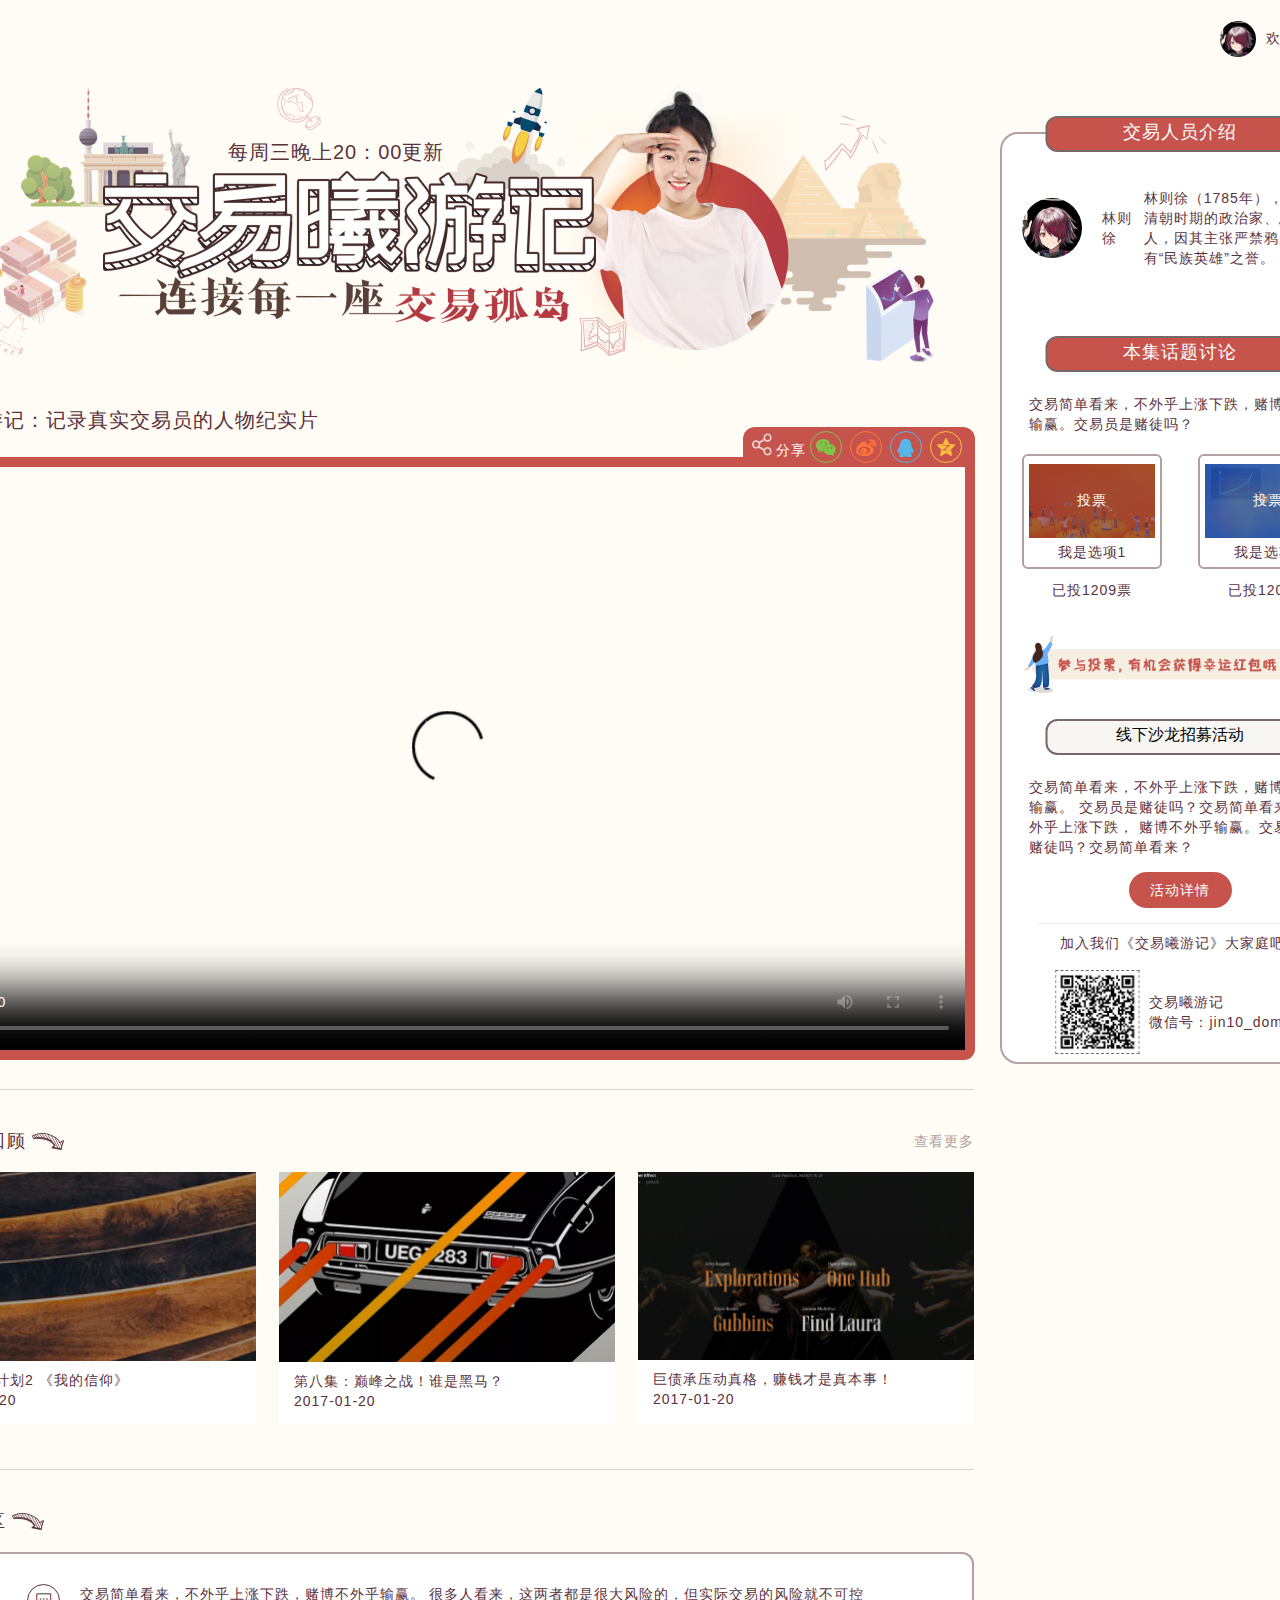
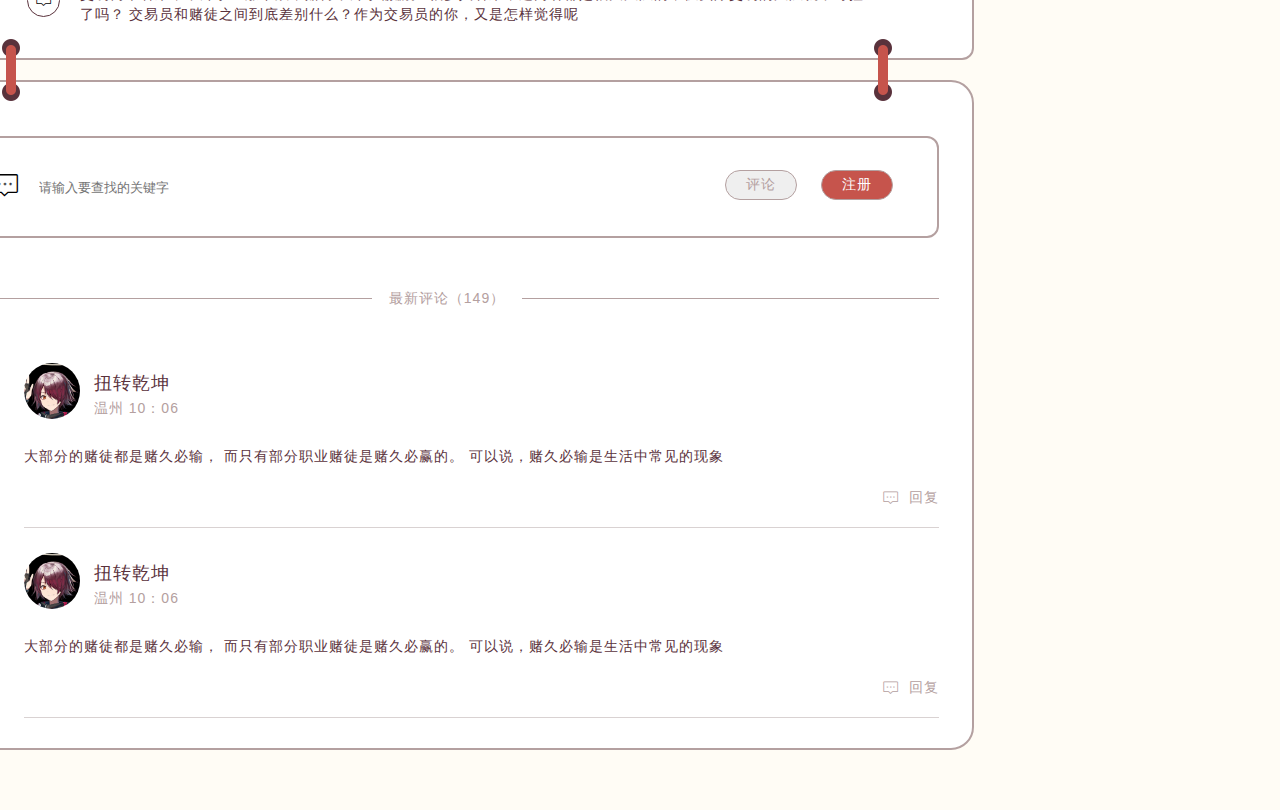
<file: index.html>
<!DOCTYPE html>
<html lang="en">
<head>
    <meta charset="UTF-8">
    <meta name="viewport" content="width=device-width, initial-scale=1, maximum-scale=1, user-scalable=no">
    <title>Document</title>
    <link rel="stylesheet" href="index.css">
    <link rel="stylesheet" href="./icons/font_9hd2kfs2q34/iconfont.css">

    <!-- 映入share.js第三方包 -->
    <!-- <link rel="stylesheet" href="./css/share.css"> -->
    <script src="http://code.jquery.com/jquery-2.1.4.min.js"></script>
    <link rel="stylesheet" href="./css/share.js-master/dist/css/share.min.css">
    <script src="./css/share.js-master/dist/js/jquery.share.min.js"></script>


</head>
<body>
    <!-- 顶部导航条 -->
    <div class="nav">
        <!-- 左边的logo和标题 -->
        <div class="logo-title">
            <image class="logo" src="./images/logo-要改暂用.png" width="45px"/>
            <text class="">交易曦游记</text>
        </div>
        <!-- 右边的用户信息 -->
        <div class="userMassage">
            <div class="user">
                <image class="userImage" src="./images/user.png" width="36px"/>
                <text class="welcome">
                    欢迎，木板
                </text>
                <div class="Triangle"></div>
            </div>
        </div>
    </div>
    <!-- 页面主体，双栏结构，左侧自适应，右侧固定宽度 -->
    <div class="main">
        <!-- 右侧固定栏内容 -->
        <div class="right">
            <!-- 右侧栏固定内容 -->
            <div class="rightSide">
                <div class="titleBox1">交易人员介绍</div>
                <div class="contentBox">
                    <!-- 林则徐等人物介绍 -->
                    <div class="person">
                         <div class="lin">
                            <img src="./images/user.png" alt="" width="60px">
                            
                            <div class="linName">
                                <text>林则徐</text>
                                <div class="linNameIcon"><div class="linNameIconInner"></div></div>
                            </div>
                            
                            <text class="despcription">
                                <span class="littleTran"></span>
                                林则徐（1785年），福建<br/>
                                清朝时期的政治家、思想家和诗人，因其主张严禁鸦片,在中国有“民族英雄”之誉。
                            </text>
                            
                         </div>

                         <div class="lin2">
                            <img src="./images/user.png" alt="" width="60px">
                            <div class="linName">
                                <text>徐悲鸿</text>
                                <div class="linNameIcon"><div class="linNameIconInner"></div></div>
                            </div>
                            <!-- <text class="despcription">
                                林则徐（1785年），福建<br/>
                                清朝时期的政治家、思想家和诗人，因其主张严禁鸦片,在中国有“民族英雄”之誉。
                            </text> -->
                         </div>
                         <div class="lin3">
                             
                            <img src="./images/user.png" alt="" width="60px">
                            <div class="linName">
                                <text>小小彬</text>
                                <div class="linNameIcon"><div class="linNameIconInner"></div></div>
                            </div>
                            <!-- <text class="despcription">
                                林则徐（1785年），福建<br/>
                                清朝时期的政治家、思想家和诗人，因其主张严禁鸦片,在中国有“民族英雄”之誉。
                            </text> -->
                         </div>
                         <div class="lin4">
                            <img src="./images/user.png" alt="" width="60px">
                            <div class="linName">
                                <text>小小彬</text>
                                <div class="linNameIcon"><div class="linNameIconInner"></div></div>
                            </div>
                            <!-- <text class="despcription">
                                林则徐（1785年），福建<br/>
                                清朝时期的政治家、思想家和诗人，因其主张严禁鸦片,在中国有“民族英雄”之誉。
                            </text> -->
                         </div>
                    </div>
                    <!-- 本集话题讨论 -->
                    <div class="topic">
                        <div class="titleBox2"><span class="titleBox2Span"></span>本集话题讨论<span class="titleBox2Span"></span></div>
                        <text class="topicText">
                            交易简单看来，不外乎上涨下跌，赌博不外乎输赢。交易员是赌徒吗？
                        </text>
                        <div class="optionBox">
                            <div class="option1">
                                <img src="./images/左边@2x.png" alt="" width="126px">
                                <text class="optionText">投票</text>
                                <text class="option1Text">
                                    我是选项1
                                </text>
                                <text class="optionNum">已投1209票</text>
                            </div>
                            <div class="option2">
                                <img src="./images/右边@2x.png" alt="" width="126px" height="74px">
                                <text class="optionText">投票</text>
                                <text class="option1Text">
                                    我是选项2
                                </text>
                                <text class="optionNum">已投1209票</text>
                            </div>
                        </div>
                          
                    </div>
                    <!-- 中间的小图片 -->
                    <img src="./images/Bitmap@2x.png" alt="" width="312px" class="image">
                    <!-- 活动 -->
                    <div class="activity">
                        <div class="activityTitle">线下沙龙招募活动</div>
                        <text class="activityText">
                            交易简单看来，不外乎上涨下跌，赌博不外乎输赢。
                            交易员是赌徒吗？交易简单看来，不外乎上涨下跌，
                            赌博不外乎输赢。交易员是赌徒吗？交易简单看来？
                        </text>
                        <a href="#"><text>活动详情</text>
                        </a>
                    </div>
                    <!-- 加入大家庭吧 -->
                    <div class="bottom">
                        <text class="bottomText">
                            加入我们《交易曦游记》大家庭吧！
                        </text>
                        <div class="code">
                            <img src="./images/二维码@2x.png" alt="" width="84px">
                            <text class="codeText1">交易曦游记<br/>微信号：jin10_domi</text>
                        </div>
                    </div>
                </div>
            </div>
        </div>

        <!-- 左侧栏内容 -->
        <div class="left">
            <!-- 顶部图片 -->
            <div class="pic">
                <img src="./images/banner.png" alt=""  class="titleImg10"> 
                <img src="./images/沙漠人@2x.png" alt="" class="titleImg2" width="219px">
                <img src="./images/涂鸦@2x.png" alt="" width="929px" class="titleImg3">
                <img src="./images/火箭烟雾@2x.png" alt="" width="124px" class="titleImg4">
                <img src="./images/火箭@2x.png" alt="" width="44px" class="titleImg5">
                <img src="./images/钱@2x.png" alt="" width="124px" class="titleImg6">
                <img src="./images/小智@2x.png" alt="" width="232px" class="titleImg7">
                <img src="./images/建筑@2x.png" alt="" width="171px" class="titleImg8">
                <img src="./images/标题@2x.png" alt="" width="493px" class="titleImg1">
                <text class="titleImg9">每周三晚上20：00更新</text>
            </div>
            <!-- 视频播放区域 -->
            <div class="video">
                <text class="vedioText">交易曦游记：记录真实交易员的人物纪实片</text>
                <div class="videoContent">
                    <div class="share">
                        <div class="share1">
                            <img class="shareImg" src="./images/分享@2x.png" alt="" width="20px">
                            <text class="shareText1">分享</text>
                        </div>

                        <!-- 微信分享图标 -->
                        <div class="social-share share-wechat" data-sites="wechat"
                             data-wechat-qrcode-helper="扫一扫，分享到朋友圈"
                             >
                            <!-- <span class="iconfont icon-weixin"></span> -->
                        </div>
                        <div class="social-share" data-sites="weibo" title="微博">
                        </div>
                        <div class="social-share" data-sites="qq" title="QQ">
                            <!-- <span class="iconfont icon-QQ"></span> -->
                        </div>
                        <div class="social-share" data-sites="qzone" title="QQ空间">
                            <!-- <span class="iconfont icon-QQkongjian"></span> -->
                        </div>
                    </div>
                    <video id="video" src="http://jin10videoserver.jin10.com/Act-ss-mp4-hd/f2f070abcaa64e839152263594690edb/xiyoujiE06.mp4" 
                        poster="https://cdn.jin10.com/pic/04/cf16ac95e427a6b731229b2c5154f5ba.png"
                        width="100%" height="100%" controls ></video>
                </div>
            </div>





            <!-- 往期视频 -->
            <div class="historyVideo">
                <div class="historyTop">
                    <div class="history">
                        <img src="./images/小标题装饰火箭@2x.png" alt="" width="22px">
                        <text>往期回顾</text>
                        <img src="./images/小标题右边@2x.png" alt="" width="32px">
                    </div>
                    <text class="more">查看更多</text>
                </div>
                <div class="historyBottom">
                    <div class="video1" videoSrc="http://jin10videoserver.jin10.com/Act-ss-mp4-hd/f2f070abcaa64e839152263594690edb/xiyoujiE06.mp4">
                        <img src="./images/pic1.png" alt="" width="100%" >
                        <text>八周交易计划2 《我的信仰》</text>
                        <br>
                        <text>2017-01-20</text>
                    </div>
                    <div class="video2"  videoSrc="http://jin10videoserver.jin10.com/Act-ss-mp4-hd/31e190a289c941eeb9d4b3384885a734/IG666.mp4">
                        <img src="./images/pic2.png" alt="" width="100%">
                        <text>第八集：巅峰之战！谁是黑马？</text>
                        <br>
                        <text>2017-01-20</text>
                    </div>
                    <div class="video3"  videoSrc="http://jin10videoserver.jin10.com/Act-ss-mp4-hd/d6a20c3793bf4614a4d3b1e4ea6691b4/jiaoyixiyouji.mp4">
                        <img src="./images/pic3.png" alt="" width="100%">
                        <text>巨债承压动真格，赚钱才是真本事！</text>
                        <br>
                        <text>2017-01-20</text>
                    </div>
                </div>
            </div>
            <!-- 留言区 -->
            <div class="massage">
                <div class="historyTop">
                    <div class="history">
                        <img src="./images/小标题装饰火箭@2x.png" alt="" width="22px">
                        <text>留言区</text>
                        <img src="./images/小标题右边@2x.png" alt="" width="32px">
                    </div>
                    
                </div>
                <div class="massageTop">
                    <div class="massageIcon"><span class="iconfont icon-xinxi"></span></div>
                    <text class="massageText">
                        交易简单看来，不外乎上涨下跌，赌博不外乎输赢。
                        很多人看来，这两者都是很大风险的，但实际交易的风险就不可控了吗？
                        交易员和赌徒之间到底差别什么？作为交易员的你，又是怎样觉得呢
                    </text>
                    <img src="./images/导言装饰@2x.png" width="18px" alt="" class="massageLeft" >
                    <img src="./images/导言装饰@2x.png" width="18px" alt="" class="massageRight" >
                </div>
                <div class="massageBottom">
                    <span class="iconfont icon-xinxi buttonIcon"></span>
                    <div class="button">
                        <button class="login">评论</button>
                        <button class="register">注册</button>
                    </div>
                    <!-- 输入框部分 -->
                    <input type="text" class="massageInput" placeholder="请输入要查找的关键字" value="">
                    <!-- 中间分割部分 -->
                    <div class="commentNum">
                        <div></div>
                        <text>
                            最新评论（149）
                        </text>
                          
                    </div>
                    <!-- 评论部分 -->
                    <div class="comment" id="comment">
                        <!-- 一条评论 -->
                        <div class="commentOne">
                            <!-- 左侧 -->
                            <div class="commentIcon">
                                <!-- 图标 -->
                                <div class="commentIcon1" id="commentIcon">
                                    <div class="commentIconTop"></div>
                                    <div class="commentIconTop1"></div>
                                    <span>0</span>
                                </div>
                            </div>
                            <!-- 右侧 -->
                            <div class="commentBox">
                                <div class="commentUserMassage">
                                    <img src="./images/user.png" alt="" class="commentUserPic" width="56px">
                                    <text class="commentUserMassage1">扭转乾坤</text>
                                    <text class="commentUserMassage2">温州 10：06</text>
                                </div>
                                <text class="commentMassage">
                                    大部分的赌徒都是赌久必输，
                                    而只有部分职业赌徒是赌久必赢的。
                                    可以说，赌久必输是生活中常见的现象
                                    <!-- <text>回复</text> -->
                                </text>
                                <span class="iconfont icon-xinxi commentMassageIcon"></span>
                                <text class="commentMassageIcon1">回复</text>
                            </div>
                        </div>
                        <!-- 第二条评论 -->
                        <div class="commentOne">
                            <!-- 左侧 -->
                            <div class="commentIcon">
                                <!-- 图标 -->
                                <div class="commentIcon1">
                                    <div class="commentIconTop"></div>
                                    <div class="commentIconTop1"></div>
                                    0
                                </div>
                            </div>
                            <!-- 右侧 -->
                            <div class="commentBox">
                                <div class="commentUserMassage">
                                    <img src="./images/user.png" alt="" class="commentUserPic" width="56px">
                                    <text class="commentUserMassage1">扭转乾坤</text>
                                    <text class="commentUserMassage2">温州 10：06</text>
                                </div>
                                <text class="commentMassage">
                                    大部分的赌徒都是赌久必输，
                                    而只有部分职业赌徒是赌久必赢的。
                                    可以说，赌久必输是生活中常见的现象
                                    <!-- <text>回复</text> -->
                                </text>
                                <span class="iconfont icon-xinxi commentMassageIcon"></span>
                                <text class="commentMassageIcon1">回复</text>
                            </div>
                        </div>

                        




                    </div>
                </div>
                
            </div>
        </div>
        
    </div>
</body>
<script src="index.js"></script>
</html>
</file>
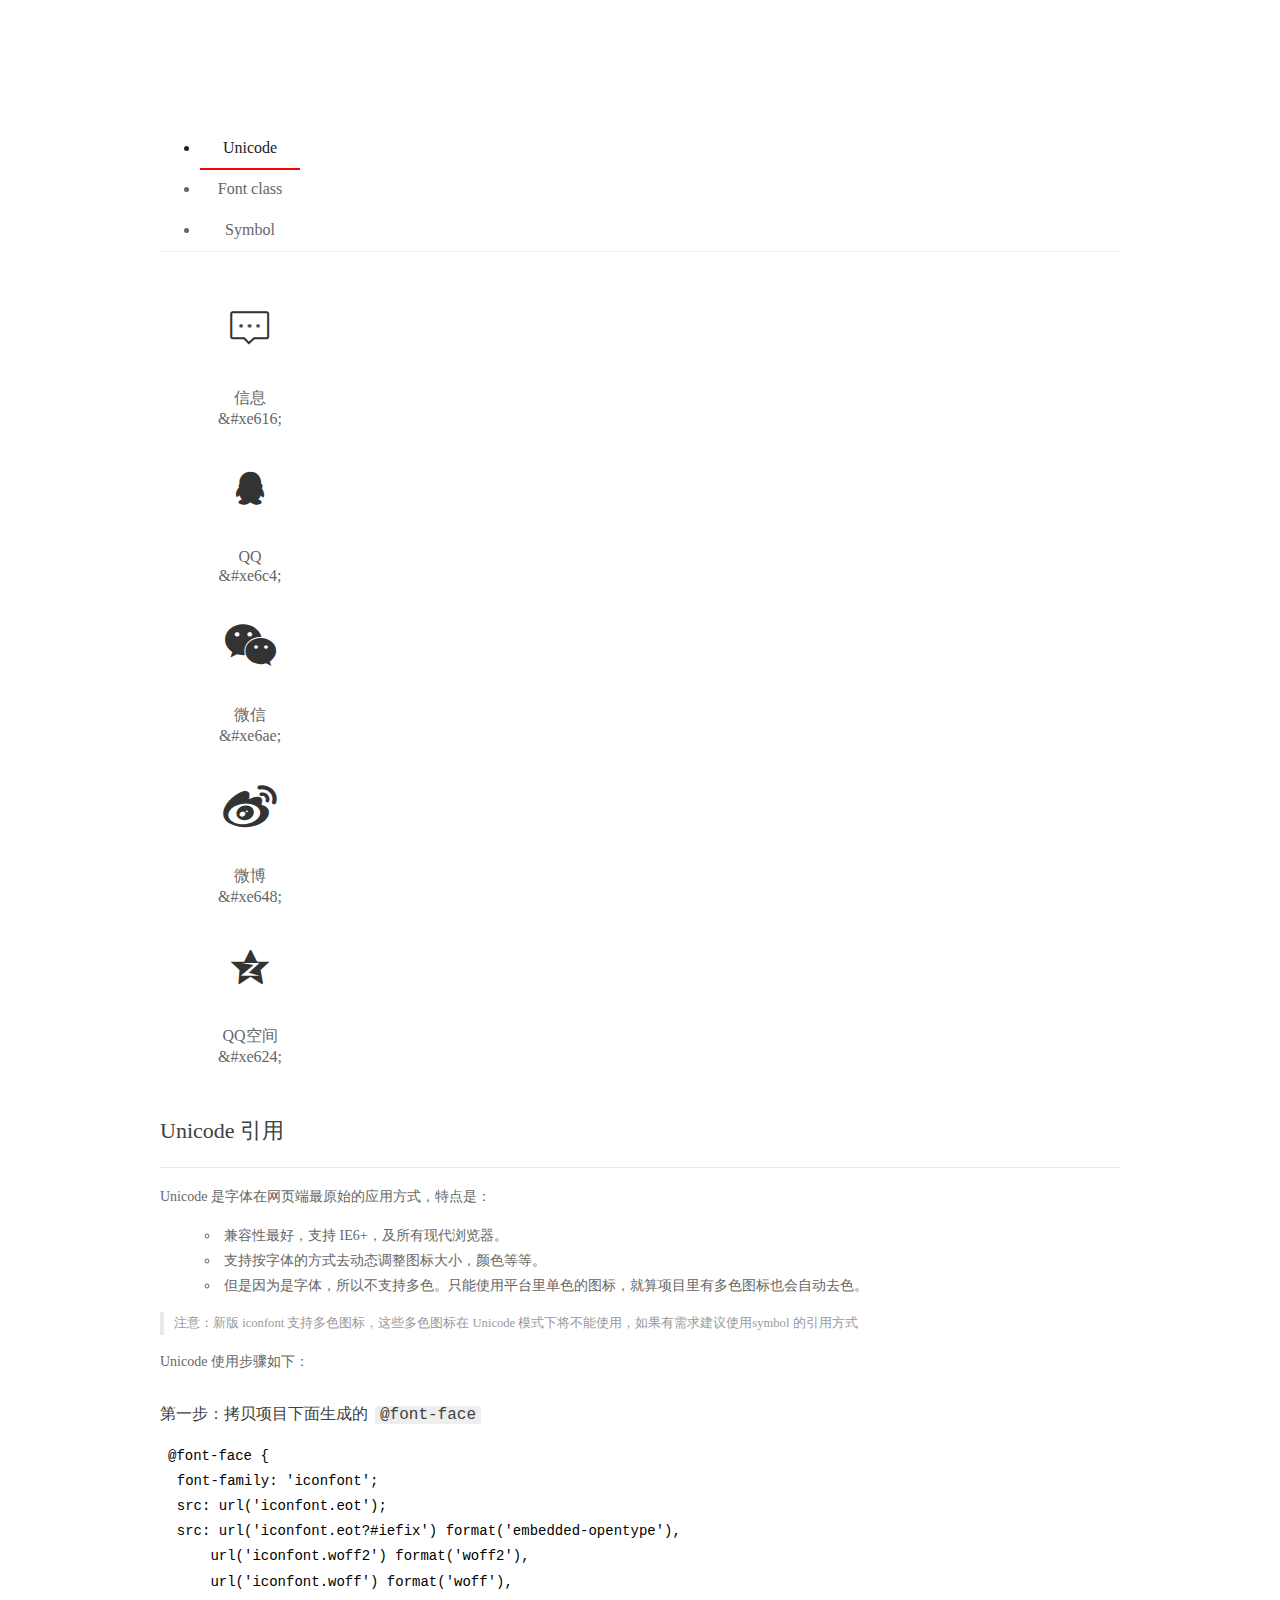
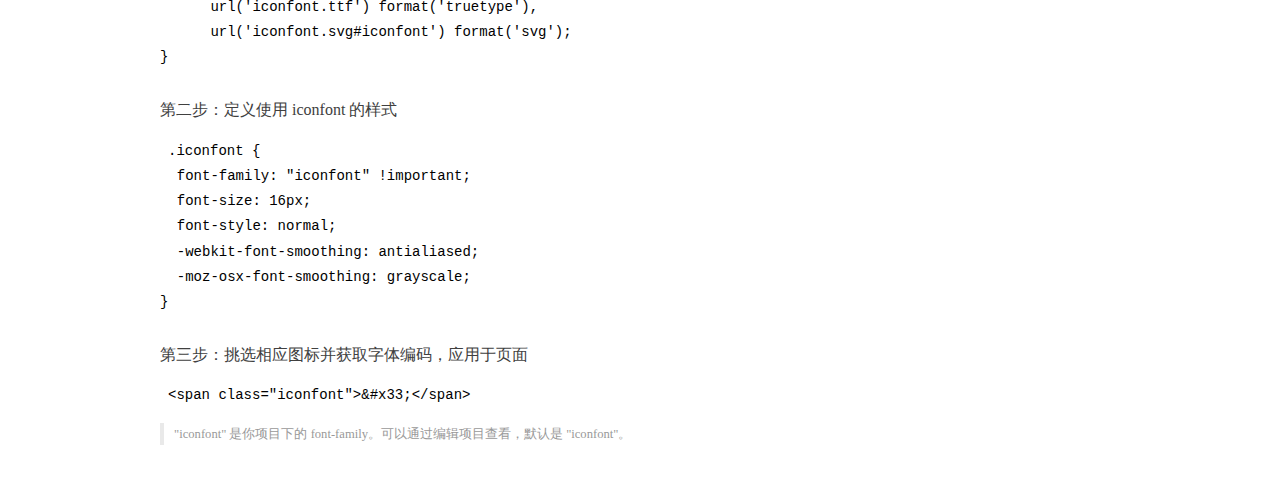
<file: icons/font_9hd2kfs2q34/demo_index.html>
<!DOCTYPE html>
<html>
<head>
  <meta charset="utf-8"/>
  <title>IconFont Demo</title>
  <link rel="shortcut icon" href="https://gtms04.alicdn.com/tps/i4/TB1_oz6GVXXXXaFXpXXJDFnIXXX-64-64.ico" type="image/x-icon"/>
  <link rel="stylesheet" href="https://g.alicdn.com/thx/cube/1.3.2/cube.min.css">
  <link rel="stylesheet" href="demo.css">
  <link rel="stylesheet" href="iconfont.css">
  <script src="iconfont.js"></script>
  <!-- jQuery -->
  <script src="https://a1.alicdn.com/oss/uploads/2018/12/26/7bfddb60-08e8-11e9-9b04-53e73bb6408b.js"></script>
  <!-- 代码高亮 -->
  <script src="https://a1.alicdn.com/oss/uploads/2018/12/26/a3f714d0-08e6-11e9-8a15-ebf944d7534c.js"></script>
</head>
<body>
  <div class="main">
    <h1 class="logo"><a href="https://www.iconfont.cn/" title="iconfont 首页" target="_blank">&#xe86b;</a></h1>
    <div class="nav-tabs">
      <ul id="tabs" class="dib-box">
        <li class="dib active"><span>Unicode</span></li>
        <li class="dib"><span>Font class</span></li>
        <li class="dib"><span>Symbol</span></li>
      </ul>
      
    </div>
    <div class="tab-container">
      <div class="content unicode" style="display: block;">
          <ul class="icon_lists dib-box">
          
            <li class="dib">
              <span class="icon iconfont">&#xe616;</span>
                <div class="name">信息</div>
                <div class="code-name">&amp;#xe616;</div>
              </li>
          
            <li class="dib">
              <span class="icon iconfont">&#xe6c4;</span>
                <div class="name">QQ</div>
                <div class="code-name">&amp;#xe6c4;</div>
              </li>
          
            <li class="dib">
              <span class="icon iconfont">&#xe6ae;</span>
                <div class="name">微信 </div>
                <div class="code-name">&amp;#xe6ae;</div>
              </li>
          
            <li class="dib">
              <span class="icon iconfont">&#xe648;</span>
                <div class="name">微博</div>
                <div class="code-name">&amp;#xe648;</div>
              </li>
          
            <li class="dib">
              <span class="icon iconfont">&#xe624;</span>
                <div class="name">QQ空间</div>
                <div class="code-name">&amp;#xe624;</div>
              </li>
          
          </ul>
          <div class="article markdown">
          <h2 id="unicode-">Unicode 引用</h2>
          <hr>

          <p>Unicode 是字体在网页端最原始的应用方式，特点是：</p>
          <ul>
            <li>兼容性最好，支持 IE6+，及所有现代浏览器。</li>
            <li>支持按字体的方式去动态调整图标大小，颜色等等。</li>
            <li>但是因为是字体，所以不支持多色。只能使用平台里单色的图标，就算项目里有多色图标也会自动去色。</li>
          </ul>
          <blockquote>
            <p>注意：新版 iconfont 支持多色图标，这些多色图标在 Unicode 模式下将不能使用，如果有需求建议使用symbol 的引用方式</p>
          </blockquote>
          <p>Unicode 使用步骤如下：</p>
          <h3 id="-font-face">第一步：拷贝项目下面生成的 <code>@font-face</code></h3>
<pre><code class="language-css"
>@font-face {
  font-family: 'iconfont';
  src: url('iconfont.eot');
  src: url('iconfont.eot?#iefix') format('embedded-opentype'),
      url('iconfont.woff2') format('woff2'),
      url('iconfont.woff') format('woff'),
      url('iconfont.ttf') format('truetype'),
      url('iconfont.svg#iconfont') format('svg');
}
</code></pre>
          <h3 id="-iconfont-">第二步：定义使用 iconfont 的样式</h3>
<pre><code class="language-css"
>.iconfont {
  font-family: "iconfont" !important;
  font-size: 16px;
  font-style: normal;
  -webkit-font-smoothing: antialiased;
  -moz-osx-font-smoothing: grayscale;
}
</code></pre>
          <h3 id="-">第三步：挑选相应图标并获取字体编码，应用于页面</h3>
<pre>
<code class="language-html"
>&lt;span class="iconfont"&gt;&amp;#x33;&lt;/span&gt;
</code></pre>
          <blockquote>
            <p>"iconfont" 是你项目下的 font-family。可以通过编辑项目查看，默认是 "iconfont"。</p>
          </blockquote>
          </div>
      </div>
      <div class="content font-class">
        <ul class="icon_lists dib-box">
          
          <li class="dib">
            <span class="icon iconfont icon-xinxi"></span>
            <div class="name">
              信息
            </div>
            <div class="code-name">.icon-xinxi
            </div>
          </li>
          
          <li class="dib">
            <span class="icon iconfont icon-QQ"></span>
            <div class="name">
              QQ
            </div>
            <div class="code-name">.icon-QQ
            </div>
          </li>
          
          <li class="dib">
            <span class="icon iconfont icon-weixin"></span>
            <div class="name">
              微信 
            </div>
            <div class="code-name">.icon-weixin
            </div>
          </li>
          
          <li class="dib">
            <span class="icon iconfont icon-weibo"></span>
            <div class="name">
              微博
            </div>
            <div class="code-name">.icon-weibo
            </div>
          </li>
          
          <li class="dib">
            <span class="icon iconfont icon-QQkongjian"></span>
            <div class="name">
              QQ空间
            </div>
            <div class="code-name">.icon-QQkongjian
            </div>
          </li>
          
        </ul>
        <div class="article markdown">
        <h2 id="font-class-">font-class 引用</h2>
        <hr>

        <p>font-class 是 Unicode 使用方式的一种变种，主要是解决 Unicode 书写不直观，语意不明确的问题。</p>
        <p>与 Unicode 使用方式相比，具有如下特点：</p>
        <ul>
          <li>兼容性良好，支持 IE8+，及所有现代浏览器。</li>
          <li>相比于 Unicode 语意明确，书写更直观。可以很容易分辨这个 icon 是什么。</li>
          <li>因为使用 class 来定义图标，所以当要替换图标时，只需要修改 class 里面的 Unicode 引用。</li>
          <li>不过因为本质上还是使用的字体，所以多色图标还是不支持的。</li>
        </ul>
        <p>使用步骤如下：</p>
        <h3 id="-fontclass-">第一步：引入项目下面生成的 fontclass 代码：</h3>
<pre><code class="language-html">&lt;link rel="stylesheet" href="./iconfont.css"&gt;
</code></pre>
        <h3 id="-">第二步：挑选相应图标并获取类名，应用于页面：</h3>
<pre><code class="language-html">&lt;span class="iconfont icon-xxx"&gt;&lt;/span&gt;
</code></pre>
        <blockquote>
          <p>"
            iconfont" 是你项目下的 font-family。可以通过编辑项目查看，默认是 "iconfont"。</p>
        </blockquote>
      </div>
      </div>
      <div class="content symbol">
          <ul class="icon_lists dib-box">
          
            <li class="dib">
                <svg class="icon svg-icon" aria-hidden="true">
                  <use xlink:href="#icon-xinxi"></use>
                </svg>
                <div class="name">信息</div>
                <div class="code-name">#icon-xinxi</div>
            </li>
          
            <li class="dib">
                <svg class="icon svg-icon" aria-hidden="true">
                  <use xlink:href="#icon-QQ"></use>
                </svg>
                <div class="name">QQ</div>
                <div class="code-name">#icon-QQ</div>
            </li>
          
            <li class="dib">
                <svg class="icon svg-icon" aria-hidden="true">
                  <use xlink:href="#icon-weixin"></use>
                </svg>
                <div class="name">微信 </div>
                <div class="code-name">#icon-weixin</div>
            </li>
          
            <li class="dib">
                <svg class="icon svg-icon" aria-hidden="true">
                  <use xlink:href="#icon-weibo"></use>
                </svg>
                <div class="name">微博</div>
                <div class="code-name">#icon-weibo</div>
            </li>
          
            <li class="dib">
                <svg class="icon svg-icon" aria-hidden="true">
                  <use xlink:href="#icon-QQkongjian"></use>
                </svg>
                <div class="name">QQ空间</div>
                <div class="code-name">#icon-QQkongjian</div>
            </li>
          
          </ul>
          <div class="article markdown">
          <h2 id="symbol-">Symbol 引用</h2>
          <hr>

          <p>这是一种全新的使用方式，应该说这才是未来的主流，也是平台目前推荐的用法。相关介绍可以参考这篇<a href="">文章</a>
            这种用法其实是做了一个 SVG 的集合，与另外两种相比具有如下特点：</p>
          <ul>
            <li>支持多色图标了，不再受单色限制。</li>
            <li>通过一些技巧，支持像字体那样，通过 <code>font-size</code>, <code>color</code> 来调整样式。</li>
            <li>兼容性较差，支持 IE9+，及现代浏览器。</li>
            <li>浏览器渲染 SVG 的性能一般，还不如 png。</li>
          </ul>
          <p>使用步骤如下：</p>
          <h3 id="-symbol-">第一步：引入项目下面生成的 symbol 代码：</h3>
<pre><code class="language-html">&lt;script src="./iconfont.js"&gt;&lt;/script&gt;
</code></pre>
          <h3 id="-css-">第二步：加入通用 CSS 代码（引入一次就行）：</h3>
<pre><code class="language-html">&lt;style&gt;
.icon {
  width: 1em;
  height: 1em;
  vertical-align: -0.15em;
  fill: currentColor;
  overflow: hidden;
}
&lt;/style&gt;
</code></pre>
          <h3 id="-">第三步：挑选相应图标并获取类名，应用于页面：</h3>
<pre><code class="language-html">&lt;svg class="icon" aria-hidden="true"&gt;
  &lt;use xlink:href="#icon-xxx"&gt;&lt;/use&gt;
&lt;/svg&gt;
</code></pre>
          </div>
      </div>

    </div>
  </div>
  <script>
  $(document).ready(function () {
      $('.tab-container .content:first').show()

      $('#tabs li').click(function (e) {
        var tabContent = $('.tab-container .content')
        var index = $(this).index()

        if ($(this).hasClass('active')) {
          return
        } else {
          $('#tabs li').removeClass('active')
          $(this).addClass('active')

          tabContent.hide().eq(index).fadeIn()
        }
      })
    })
  </script>
</body>
</html>
</file>
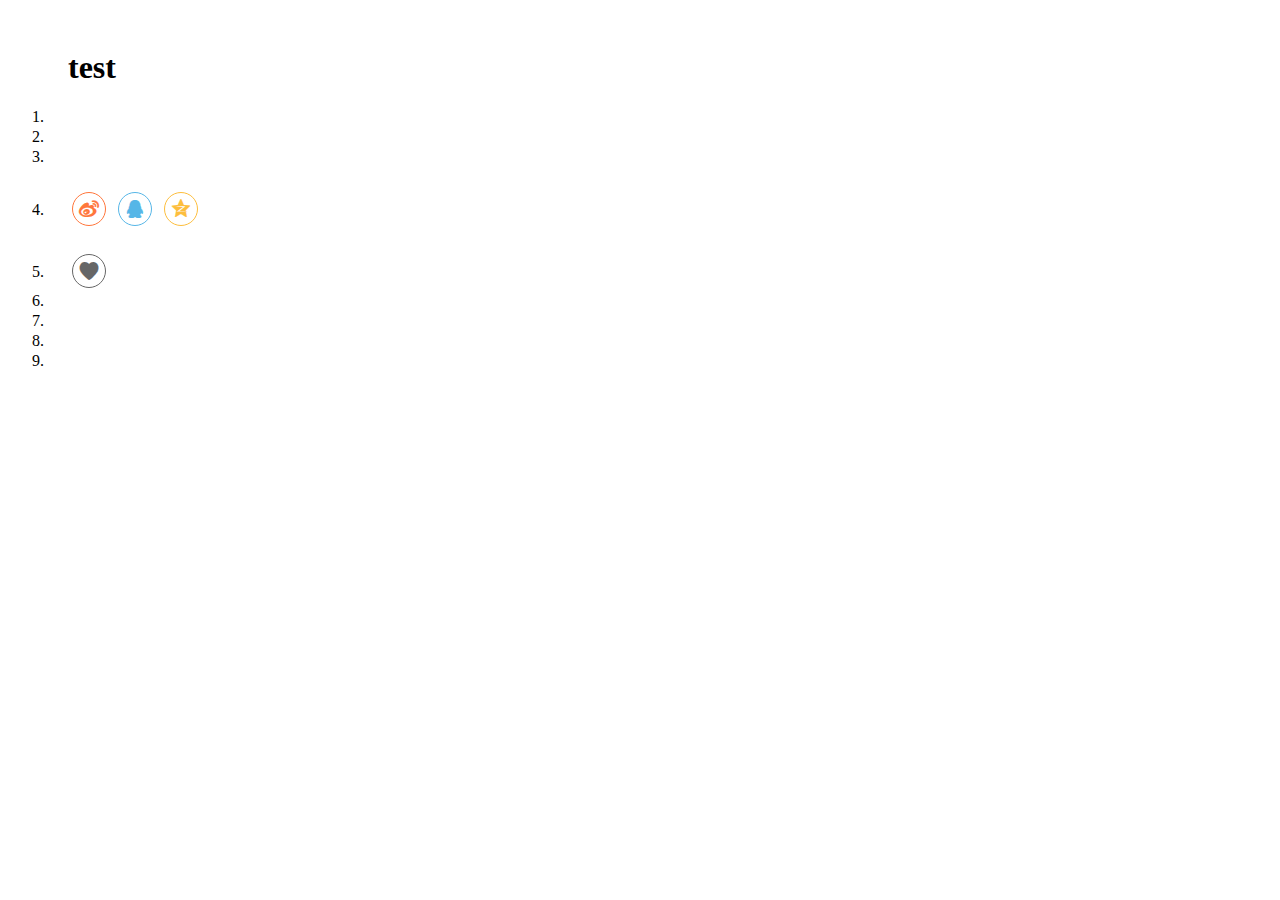
<file: css/share.js-master/demo/test-jquery.html>
<!DOCTYPE html>
<html lang="en">
<head>
  <meta charset="UTF-8">
  <title>test</title>
  <meta name="site" content="content site">
  <meta name="Site" content="content Site">
  <meta name="title" content="content title">
  <meta name="Title" content="content Title">
  <link rel="stylesheet" href="../dist/css/share.min.css">

  <style>
  .row{padding: 20px 0 0 20px}
  .row-pad{padding: 20px 0 0 60px}
  </style>
</head>
<body>
  <div class="row-pad">
    <h1>test</h1>
  </div>

  <ol>
    <li class="row">
      <div class="social-share" data-sites="weibo, qq, qzone"></div>
    </li>
    <li class="row">
      <div class="share-component" data-disabled="wechat , facebook, twitter, google"></div>
    </li>
    <li class="row">
      <div class="social-share"></div>
    </li>
    <li class="row">
      <div class="social-share" data-initialized="true">
        <a href="#" class="social-share-icon icon-weibo"></a>
        <a href="#" class="social-share-icon icon-qq"></a>
        <a href="#" class="social-share-icon icon-qzone"></a>
      </div>
    </li>
    <li class="row">
      <div class="social-share" data-mode="prepend">
        <a href="javascript:" class="social-share-icon icon-heart"></a>
      </div>
    </li>
    <li class="row">
      <div id="share-1"></div>
    </li>
    <li class="row">
      <div id="share-2"></div>
    </li>
    <li class="row">
      <div id="share-3" data-sites="weibo, qq, qzone"></div>
    </li>
    <li class="row">
      <div id="share-4" data-disabled="wechat , facebook, twitter, google"></div>
    </li>
  </ol>

<script src="http://apps.bdimg.com/libs/jquery/1.8.2/jquery.js"></script>
<script src="../dist/js/jquery.share.min.js"></script>
<script>
$('#share-1').share();
$('#share-2').share({sites: ['qzone', 'qq', 'weibo','wechat']});
$('#share-3').share();
$('#share-4').share();
</script>
</body>
</html>
</file>
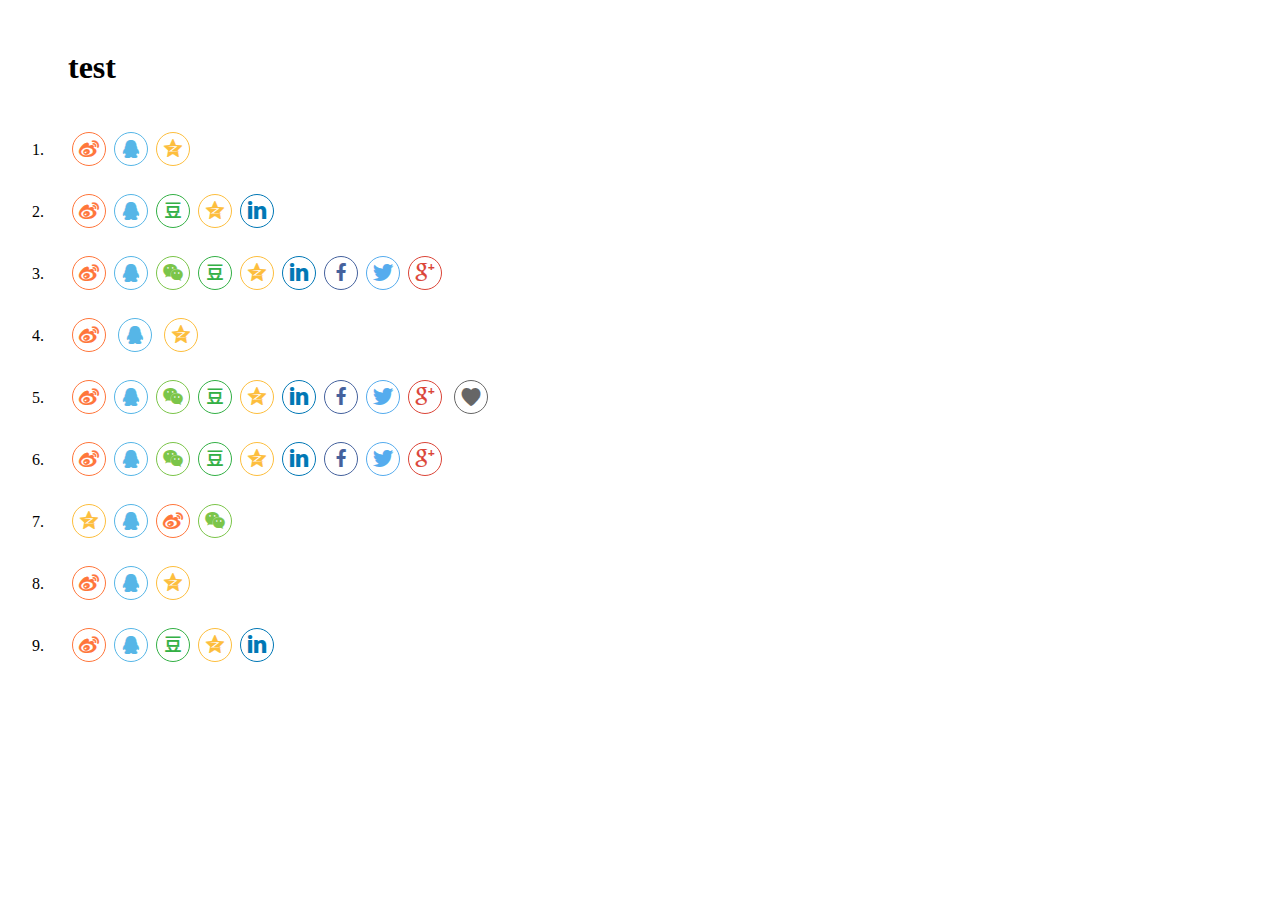
<file: css/share.js-master/demo/test-no-jquery.html>
<!DOCTYPE html>
<html lang="en">
<head>
  <meta charset="UTF-8">
  <title>test</title>
  <meta name="site" content="content site">
  <meta name="Site" content="content Site">
  <meta name="title" content="content title">
  <meta name="Title" content="content Title">
  <link rel="stylesheet" href="../dist/css/share.min.css">

  <style>
  .row{padding: 20px 0 0 20px}
  .row-pad{padding: 20px 0 0 60px}
  </style>
</head>
<body>
  <div class="row-pad">
    <h1>test</h1>
  </div>

  <ol>
    <li class="row">
      <div class="social-share" data-sites="weibo, qq, qzone"></div>
    </li>
    <li class="row">
      <div class="share-component" data-disabled="wechat , facebook, twitter, google"></div>
    </li>
    <li class="row">
      <div class="social-share"></div>
    </li>
    <li class="row">
      <div class="social-share" data-initialized="true">
        <a href="#" class="social-share-icon icon-weibo"></a>
        <a href="#" class="social-share-icon icon-qq"></a>
        <a href="#" class="social-share-icon icon-qzone"></a>
      </div>
    </li>
    <li class="row">
      <div class="social-share" data-mode="prepend">
        <a href="javascript:" class="social-share-icon icon-heart"></a>
      </div>
    </li>
    <li class="row">
      <div id="share-1"></div>
    </li>
    <li class="row">
      <div id="share-2"></div>
    </li>
    <li class="row">
      <div id="share-3" data-sites="weibo, qq, qzone"></div>
    </li>
    <li class="row">
      <div id="share-4" data-disabled="wechat , facebook, twitter, google"></div>
    </li>
  </ol>

<script src="../src/js/social-share.js"></script>
<script src="../src/js/qrcode.js"></script>
<script>
socialShare('#share-1');
socialShare('#share-2', {sites: ['qzone', 'qq', 'weibo','wechat']});
socialShare('#share-3');
socialShare('#share-4');
</script>
</body>
</html>
</file>
<file: index.css>
*{
    margin: 0;
    padding: 0;
    box-sizing: border-box;
}
/*当页面大于768px时，大屏幕，主要是PC端*/
@media (min-width: 768px) {
    html{
        /* width:1920px; */
        /* height:2548px; */
        background:rgba(255,252,245,1);
        /* overflow-x: hidden; */
    }
    text{
        font-size:14px;
        font-family:Helvetica;
        color:rgba(90,50,60,1);
        line-height:20px;
        letter-spacing:1px;
    }
    /* 上部导航栏 */
    .nav{
        height: 77px;
        /* background: rgb(255, 227, 162); */
    }
    .logo-title{
        display: none;
    }
    .userMassage{
        height: 100%;
        width: 1440px;
        /* background: rgb(253, 208, 103); */
        position: relative;
        left: 50%;
        transform: translateX(-50%);
    }
    .user{
        width: 150px;
        height: 100%;
        /* background:#fff; */
        float: right;
        display: flex;
        justify-content: center;
        align-items: center;
    }
    .userImage{
        border-radius: 50%;
        margin-right: 10px;
    }
    .welcome{
        width:75px;
        height:19px;
        font-size:14px;
        font-family:MicrosoftYaHei;
        color:rgba(90,50,60,1);
        line-height:19px;
    }
    .Triangle{
        width: 0;
        height: 0;
        border-top: 5px solid rgba(169,169,169,1);
        border-bottom: 5px solid transparent;
        border-left: 5px solid transparent;
        border-right: 5px solid transparent;
        margin-top: 8px;
    }
    /* 页面主题内容 */
    .main{
        width: 1440px;
        /* height: 2450px; */
        /* background: #fff; */
        position: relative;
        left: 50%;
        transform: translateX(-50%);
    }
    /* 主体内容右栏 */
    .right{
        float: right;
        width: 386px;
        height: 100%;
        /* background: lightgreen; */
    }
    .rightSide{
        width:360px;
        height:932px;
        border-radius:18px;
        border:2px solid rgba(180,160,160,1);
        margin-top: 55px;
        margin-left: 26px;
        background-color: #fff;
    }
    .titleBox1{
        width:269px;
        height:36px;
        background:rgba(198,84,76,1);
        border-radius:12px;
        border:2px solid rgba(119,105,105,1);
        position: relative;
        left: 50%;
        transform: translateX(-50%);
        margin-top: -18px;
        text-align: center;
        font-size:18px;
        font-family:Helvetica;
        color:rgba(255,255,255,1);
        line-height:28px;
        letter-spacing:1px; 
    }
    .contentBox{
        width: 100%;
        height: 932px;
        /* background-color: #456251; */
    }
     /* 定义滚动条样式 */

::-webkit-scrollbar {
    width: 6px;
    height: 6px;
    
  }
   
  /*定义滚动条轨道 内阴影+圆角*/
  ::-webkit-scrollbar-track {
    background-color: rgb(243, 243, 243);
    box-shadow: inset 0 0 0px rgba(240, 240, 240, .5);
    border-radius: 10px;
    
  }
   
  /*定义滑块 内阴影+圆角*/
  ::-webkit-scrollbar-thumb {
    background-color: rgb(196, 194, 194);
    border-radius: 10px;
    box-shadow: inset 0 0 0px rgba(240, 240, 240, .5);
    
  }
  
    .person{
        width: 100%;
        height: 12%;
        /* background-color: rgb(255, 212, 212); */
        margin-top: 20px;
        margin-bottom: 70px;
    }
    .lin{
        width: 100%;
        height: 100%;
        display: flex;
        justify-content: center;
        align-items: center;
    }
    .lin img{
        border-radius: 50%;
        margin: 20px;
    }
    .lin2,.lin3,.lin4{
        display: none;
    }
    .despcription{
        display: inline-block;
        width: 65%;
    }
    .topic{
        width: 100%;
        height: 28%;
        /* background-color: rgb(255, 212, 212); */
        position: relative;
        display: flex;
        justify-content: center;
        margin-bottom: 20px;
    }
    .titleBox2{
        width:269px;
        height:36px;
        background:rgba(198,84,76,1);
        border-radius:12px;
        border:2px solid rgba(119,105,105,1);
        position: absolute;
        left: 50%;
        transform: translateX(-50%);
        top: -18px;
        text-align: center;
        font-size:18px;
        font-family:Helvetica;
        color:rgba(255,255,255,1);
        line-height:28px;
        letter-spacing:1px; 
    }
    .titleBox2Span{
        display: none;
    }
    .topicText{
        display: block;
        width: 85%;
        height: 10%;
        margin-top: 40px;
    }
    .option1,.option2{
        position: absolute;
        top: 100px;
        /* background-color: rgb(255, 151, 151); */
        text-align: center;
        width:140px;
        height:115px;
        background:rgba(255,255,255,1);
        border-radius:6px;
        border:2px solid rgba(180,160,160,1);
    }
    .option1 img,.option2 img{
        margin-top: 8px;
        display: inline-block;
    }
    .option1{
        left: 20px;
    }
    .option2{
        right: 20px;
    }
    .optionText{
        position: absolute;
        width: 30px;
        height: 20px;
        color:rgba(255,255,255,1);
        top: 40%;
        left: 50%;
        transform: translate(-50%,-50%);
    }
    .optionNum{
        position: absolute;
        width: 100px;
        height: 20px;
        bottom: -30%;
        left: 50%;
        transform: translate(-50%,0);
    }
    .image{
        position: relative;
        left: 50%;
        transform: translateX(-50%);
        margin-bottom: 40px;
    }
    .activity{
        width: 100%;
        height: 20%;
        /* background-color: rgb(255, 209, 209); */
        position: relative;
        display: flex;
        justify-content: center;
        margin-bottom: 10px;
    }
    .activityTitle{
        position: absolute;
        left: 50%;
        transform: translateX(-50%);
        top: -18px;
        width:269px;
        height:36px;
        line-height: 28px;
        text-align: center;
        background:rgba(248,246,243,1);
        border-radius:12px;
        border:2px solid rgba(119,105,105,1);
    }
    .activityText{
        display: block;
        width: 85%;
        height: 10%;
        margin-top: 40px;
    }
    .activity a{
        text-decoration: none;
        display: inline-block;
        width:103px;
        height:36px;
        line-height: 36px;
        background:rgba(198,84,76,1);
        border-radius:20px;
        text-align: center;
        position: absolute;
        bottom: 15px;
    }
    .activity a text{
        color:rgba(255,255,255,1);
    }
    .bottom{
        width: 100%;
        height: 13%;
        /* background-color: rgb(255, 209, 209); */
        position: relative;
        display: flex;
        justify-content: center;
    }
    .bottom::after{
        content: '';
        width: 80%;
        height: 1px;
        background:rgb(238, 235, 231);
        position: absolute;
        top: -10px;
    }
    .bottomText{
        display: block;
    }
    .code{
        position: absolute;
        bottom: 0;
        left: 50%;
        transform: translateX(-50%);
        width: 70%;
        height: 84px;
        /* background-color: rgb(255, 132, 132); */
        display: flex;
        align-items: center;
    }
    .code img,.code text{
        display: inline-block;
    }
    .code img{
        border: 1px dashed rgba(119,105,105,1);
    }
    .code text{
        margin-left: 10px;
    }

    /* 左边栏部分 */
    .left{
        margin-right: 386px;
        height: 100%;
        /* background: lightblue; */
    }
    /* 加载时动画 */
    @keyframes enter1{
        0%{
            opacity: 0;
            transform: scale(0)
        }
        25%{
            opacity: 1;
            transform: scale(1.4);
        }
        50%{
            opacity: 1;
            transform: scale(1);
        }
        60%{
            opacity: 1;
            transform: scale(1.2);
        }
        75%{
            opacity: 1;
            transform: scale(1);
        }
        90%{
            opacity: 1;
            transform: scale(1.05);
        }
        100%{
            opacity: 1;
            transform: scale(1);
        }
    }
    .titleImg2,.titleImg6,.titleImg8{
        animation: enter1 1.5s ease-out;
    }
    .pic{
        width: 978px;
        height: 287px;
        /* background-color: rgb(255, 205, 205); */
        position: relative;
        left: 50%;
        transform: translateX(-50%);
        margin-bottom: 46px;
    }
    .pic img{
        position: absolute;
    }
    @keyframes enter4{
        0%{
            opacity: 0;
            transform: none;
        }
        25%{
            opacity: 0;
            transform: none;
        }
        60%{
            opacity: 0;
            transform: translate3d(100%, 0, 0);
        }
        100%{
            opacity: 1;
            transform: none;
        }
    }
    .titleImg1{
        top: 94px;
        left: 145px;
        animation: enter4 2s ease;
    }
    .titleImg2{
        bottom: 0;
        right: 0;
    }
    .titleImg3{
        top: 11px;
        left: 7px;
    }
    @keyframes enter3{
        0%{
            opacity: 0;
            transform: none;
        }
        50%{
            opacity: 0;
            transform: translate3d(-100%,300%,0);
        }
        100%{
            opacity: 1;
            transform: none;
        }
    }
    .titleImg4{
        top: 33px;
        left: 483px;
        animation: enter3 1.5s;
    }
    .titleImg5{
        top: 11px;
        left: 545px;
        animation: enter3 1.5s;
    }
    .titleImg6{
        left: 7px;
        top: 143px;
    }
    @keyframes enter2{
        0%{
            opacity: 0;
            transform: none;
        }
        25%{
            opacity: 0;
            transform: none;
        }
        60%{
            opacity: 0;
            transform: translate3d(-50%, 0, 0);
        }
        100%{
            opacity: 1;
            transform: none;
        }
    }
    .titleImg7{
        animation: enter2 2s ease;
        top: 7px;
        left: 607px;
        /* opacity: 0; */
    }
    .titleImg8{
        top: 11px;
        left: 63px;
    }
    .titleImg9{
        position: absolute;
        top: 65px;
        left: 270px;
        font-size: 20px;
        animation: enter4 2s ease;
    }
    .titleImg10{
        display: none;
    }
    .video{
        width: 100%;
        height: 680px;
        /* background-color: rgb(255, 174, 174); */
        position: relative;
        margin-bottom: 40px;
    }
    .video::after{
        content:'';
        width: 100%;
        height: 1px;
        background:rgba(217,210,210,1);
        position: absolute;
        bottom: 0;
        left: 50%;
        transform: translateX(-50%);
    }
    .vedioText{
        position: absolute;
        font-size: 20px;
    }
    .videoContent{
        position: absolute;
        bottom: 30px;
        width:1055px;
        height:603px;
        border-radius:11px;
        border:10px solid rgba(198,84,76,1);
    }
    .share{
        width: 232px;
        height: 40px;
        background:rgba(198,84,76,1);
        border-radius:12px 12px 0px 0px;
        position: absolute;
        right: -10px;
        top: -40px;
        display: flex;
        justify-content: center;
        align-items: center;
    }
    .shareText1{
        color: #fff;
        
    }
    .share span{
        font-size: 20px;
        color: rgb(223, 223, 223);
    }
    .share .icon-weixin{
        font-size: 16px;
        color: #fff;
    }
    



    .historyVideo{
        width: 100%;
        height: 340px;
        /* background-color: rgb(255, 205, 205); */
        margin-bottom: 40px;
        border-bottom: 1px solid rgba(217,210,210,1);
    }
    .historyTop{
        width: 100%;
        height: 22px;
        /* background-color: rgb(255, 173, 173); */
        margin-bottom: 20px;
    }
    .history{
        float: left;
        display: flex;
        align-items: center;
    }
    .history text{
        margin-left: 5px;
        margin-right: 5px;
        display: inline-block;  
        font-size:18px;
        letter-spacing:2px;
    }
    .more{
        float: right;
        color:rgba(180,160,160,1);
        line-height: 22px;
    }
    .historyBottom{
        width: 100%;
        height: 252px;
        /* background-color: rgb(255, 173, 173); */
        display: flex;
        justify-content: space-between;
    }
    .historyBottom div{
        width: 336px;
        height: 252px;
        background-color: #fff;
        font-size: 16px;
    }
    .historyBottom text{
        margin-left: 15px;
        margin-top: 10px;
    }
    .historyBottom text:hover{
        cursor: pointer;
    }
    .historyBottom img{
        margin-bottom: 5px;
    }
    .historyBottom img:hover{
        cursor: pointer;
    }
    .massage{
        width: 100%;
        /* height: 1000px; */
        /* background-color: rgb(255, 231, 231); */
  
    }
    
    .massageTop{
        width: 100%;
        height: 108px;
        background:rgba(255,255,255,1);
        border-radius:12px;
        border:2px solid rgba(180,160,160,1);
        padding: 30px 105px;
        position: relative;
        margin-bottom: 20px;
    }
    .massageTop img{
        position: absolute;
        top: 85px;
        z-index: 1;
    }
    .massageTop .massageLeft{
        left: 80px;
    }
    .massageTop .massageRight{
        right: 80px;
    }
    .massageIcon{
        display: inline-block;
        width:33px;
        height:33px;
        border: 1px solid rgba(90,50,60,1);
        border-radius: 50%;
        display: flex;
        justify-content: center;
        align-items: center;
    }
    .massageText{
        display: inline-block;
        width: 75%;
        position: absolute;
        right: 105px;
        top: 30px;
    }
    .massageBottom{
        width:100%;
        /* height:793px; */
        background:rgba(255,255,255,1);
        border-radius:23px;
        border:2px solid rgba(180,160,160,1);
        /* display: flex;
        justify-content: center; */
        position: relative;
        margin-bottom: 60px;
    }
    .massageBottom .buttonIcon{
        display: inline-block;
        position: absolute;
        height: 28px;
        width: 28px;
        font-size: 28px;
        top: 88px;
        left: 69px;
        z-index: 1;
    }
    .button{
        position: absolute;
        top: 88px;
        right: 69px;
        z-index: 1;
    }
    .button button{
        width:72px;
        height:30px;
        border-radius:20px;
        border:1px solid rgba(180,160,160,1);
        margin-left: 10px;
        margin-right: 10px;
        font-size:14px;
        font-family:PingFangSC-Regular,PingFang SC;
        font-weight:400;
        color:rgba(180,160,160,1);
        line-height:18px;
        letter-spacing:1px;
    }
    .button .register{
        background:rgba(198,84,76,1);
        color: #fff;
    }
    .massageInput{
        width:984px;
        height:102px;
        border-radius:12px;
        border:2px solid rgba(180,160,160,1);
        margin-top: 54px;
        display: block;
        /* display: inline-flex;
        align-items: center; */
        position: relative;
        left: 50%;
        transform: translateX(-50%);
        padding-left: 82px;
        padding-right: 82px;
        margin-bottom: 50px;
    }
    .commentNum{
        /* display: block; */
        width:984px;
        height: 20px;
        /* background-color: rgb(255, 223, 223); */
        position: relative;
        left: 50%;
        transform: translateX(-50%);
        display: inline-flex;
        align-items: center;
        justify-content: center;
        margin-bottom: 50px;
    }
    .commentNum div{
        position: absolute; 
        width: 100%;
        height: 1px;
        background-color: rgba(180,160,160,1);
    }
    .commentNum text{
        display: inline-block;
        color:rgba(180,160,160,1);
        width: 150px;
        line-height: 100%;
        background-color: #fff;
        z-index: 1;
        text-align: center;
    }
    .comment{
        width: 984px;
        /* height: 500px; */
        /* background-color: rgb(255, 212, 212); */
        position: relative;
        left: 50%;
        transform: translateX(-50%);
        margin-bottom: 30px;
    }
    .commentOne{
        width: 100%;
        height: 170px;
        /* background-color: rgb(255, 174, 174); */
        margin-bottom: 20px;
    }
    .commentIcon{
        width: 7%;
        height: 100%;
        /* background-color: rgb(255, 188, 188); */
        float: left;
        font-size:14px;
        font-family:MicrosoftYaHei;
        color:rgba(180,160,160,1);
        line-height:19px;
        letter-spacing:1px;
        text-align: center;
        line-height: 38px;
    }
    .commentIcon1{
        width: 40px;
        height: 35px;
        background:rgba(234,234,234,1);
        position: relative;
        left: 0;
        top: 12%;
    }
    .commentIcon1:hover{
        cursor: pointer;
    }
    .commentIconTop{
        width: 0px;
        height: 0px;
        border-top: 10px solid transparent;
        border-bottom: 10px solid rgba(234,234,234,1);
        border-left: 20px solid transparent;
        border-right: 20px solid transparent;
        position: absolute;
        top: -20px;
    }
    .commentIconTop1{
        width: 0px;
        height: 0px;
        border-top: 5px solid transparent;
        border-bottom: 5px solid rgba(180,160,160,1);;
        border-left: 5px solid transparent;
        border-right: 5px solid transparent;
        position: absolute;
        top: -5px;
        left: 50%;
        transform: translateX(-50%);
    }



    .commentBox{
        width: 93%;
        height: 100%;
        /* background-color: rgb(255, 143, 143); */
        float: right;
        border-bottom: 1px solid rgba(217,210,210,1);
        position: relative;
    }
    .commentUserMassage{
        width: 100%;
        height: 40%;
        /* background-color: rgb(119, 119, 119); */
        margin-bottom: 20px;
        position: relative;
    }
    .commentUserMassage img{
        border-radius: 50%;
        margin-top: 5px;
    }
    .commentUserMassage text{
        position: absolute;
        left: 70px;
    }
    .commentUserMassage1{
        top: 15px;
        font-size:18px;
    }
    .commentUserMassage2{
        top: 40px;
        color:rgba(180,160,160,1);
    }
    .commentMassage{
        position: relative;
    }
    .commentMassageIcon{
        position: absolute;
        color:rgba(180,160,160,1);
        right: 40px;
        bottom: 20px;
    }   
    .commentMassageIcon1{
        position: absolute;
        color:rgba(180,160,160,1);
        right: 0px;
        bottom: 20px;
    }

}




























/*当页面小于768px时，大屏幕，主要是移动端*/
@media (max-width: 768px) {
    html{
        background:rgba(255,252,245,1);
        width: 100%;
        /* height: 3357px; */
    }
    text{
        font-size:30px;
        font-family:MicrosoftYaHei;
        color:rgba(90,50,60,1);
        line-height:40px;
        letter-spacing:1px;
    }
    .nav{
        width: 100%;
        height: 66px;
        /* background-color: #fff; */
        overflow: hidden;
    }
    /* 左边的logo和标题 */
    .logo-title{
        display: inline-flex;
        width: 250px;
        height: 100%;
        /* background-color: rgb(230, 230, 230); */
        justify-content: center;
        align-items: center;
    }
    /* 右边的用户信息 */
    .userMassage{
        float: right;
        display: inline-flex;
        justify-content: center;
        align-items: center;
        height: 100%;
        width: 240px;
        /* background: rgb(253, 208, 103); */
    }
    .user{
        display: flex;
        justify-content: center;
        align-items: center;
    }
    .userImage{
        border-radius: 50%;
        margin-right: 10px;
    }
    .welcome{
        display: inline-block;
        font-size:20px;
        font-family: MicrosoftYaHei;
        color:rgba(90,50,60,1);
        line-height:19px;
    }
    .Triangle{
        width: 0;
        height: 0;
        border-top: 10px solid rgba(169,169,169,1);
        border-bottom: 10px solid transparent;
        border-left: 10px solid transparent;
        border-right: 10px solid transparent;
        margin: 10px;
        margin-top: 20px;
    }



    .main{
        position: relative;
        width: 100%;
    }
    /* 先将右边的侧边栏绝对定位，移到底部等待后续操作 */
    .right{
        position: absolute;
        top: 830px;
        width: 100%;
        /* height: 1000px; */
        /* background-color: rgb(255, 227, 227); */

    }
    .rightSide{
        position: relative;

    }
    .titleBox1{
        width:524px;
        height:64px;
        background:rgba(198,84,76,1);
        border-radius:12px;
        border:2px solid rgba(119,105,105,1);
        display: flex;
        justify-content: center;
        align-items: center;
        font-size:30px;
        font-family:Helvetica;
        color:rgba(255,255,255,1);
        line-height:19px;
        letter-spacing:2px;
        position: relative;
        left: 50%;
        transform: translateX(-50%);

    }
    .image,.activity,.bottom{
        display: none;
    }
    .person{
        display: flex;
        justify-content: space-between;
        height: 400px;
        width: 100%;
        padding-left: 20px;
        padding-right: 20px;
        /* background-color: #fff; */
        padding-top: 40px;
        margin-bottom: 20px;
    }
    .person img{
        width: 108px;
        height: 108px;
        border-radius: 50%;
        margin-left: 20px;
        margin-right: 20px;
        
    }
    
    .linName{
        /* position: absolute; */
        display: flex;
        justify-content: center;
        align-items: center;
        margin-left: 10px;
        margin-top: 10px;
    }
    .linNameIcon{
        width:22px;
        height:22px;
        background:rgba(90,50,60,1);
        border-radius: 50%;
        display: inline-flex;
        justify-content: center;
        align-items: center;
        margin-left: 10px;
        margin-right: 10px;

    }
    .linNameIconInner{
        width: 0;
        height: 0;
        border-top: 8px solid transparent;
        border-bottom: 8px solid #fff;
        border-left: 6px solid transparent;
        border-right: 6px solid transparent;
        margin-bottom: 10px;
    }




    .despcription{
        position: absolute;
        width: 95%;
        height: 155px;
        background:rgba(255,255,255,1);
        border:1px solid rgba(90,50,60,1);
        border-radius: 10px;
        display: inline-flex;
        justify-content: center;
        align-items: center;
        padding-left: 40px;
        padding-right: 40px;
        font-size:24px;
        margin-top: 20px;
    }
    .littleTran{
        display: inline-block;
        width: 20px;
        height: 20px;
        border-left: 1px solid rgba(90,50,60,1);
        border-top: 1px solid rgba(90,50,60,1);
        background-color: #fff;
        position: absolute;
        top: -11px;
        left: 60px;
        transform: rotate(45deg);
    }
    .lin2 .linNameIcon{
        background:rgba(180,160,160,1);
    }
    .lin2 .linNameIconInner{
        border-top: 8px solid #fff;
        border-bottom: 8px solid transparent;
        margin-top: 20px;
    }
    .lin3 .linNameIcon{
        background:rgba(180,160,160,1);
    }
    .lin3 .linNameIconInner{
        border-top: 8px solid #fff;
        border-bottom: 8px solid transparent;
        margin-top: 20px;
    }
    .lin4 .linNameIcon{
        background:rgba(180,160,160,1);
    }
    .lin4 .linNameIconInner{
        border-top: 8px solid #fff;
        border-bottom: 8px solid transparent;
        margin-top: 20px;
    }
    .topic{
        width: 100%;
        padding-left: 20px;
        padding-right: 20px;
        /* border-bottom: 1px solid #000; */
    }
    .titleBox2{
        font-size:32px;
        font-family:Helvetica;
        color:rgba(90,50,60,1);
        line-height:38px;
        letter-spacing:1px;
        position: relative;
        left: 50%;
        transform: translateX(-50%);
        display: flex;
        justify-content: center;
        align-items: center;
        margin-bottom: 20px;
    }
    .titleBox2Span{
        display: inline-block;
        width:16px;
        height:16px;
        border:2px solid rgba(90,50,60,1);
        border-radius: 50%;
        margin-left: 50px;
        margin-right: 50px;
    }
    .topicText{
        display: inline-block;
        letter-spacing:2px;
        font-size: 28px;
        margin-bottom: 20px;
    }
    .optionBox{
        width: 100%;
        height: 400px;
        /* background-color: #fff; */
        border-bottom: 1px solid rgba(217,210,210,1);   
    }
    .option1, .option2{
        display: inline-block;
        width:330px;
        height:258px;
        background:rgba(255,255,255,1);
        border-radius:6px;
        border:3px solid rgba(180,160,160,1);
        position: relative;
    }
    .option2{
        /* margin-left: 20px; */
    }
    .option1{
        /* margin-right: 20px; */
        float: right;
    }
    
    .topic img{
        width:296px;
        height:187px;
        border-radius:4px;
        position: relative;
        left: 50%;
        transform: translateX(-50%);
        top: 10px;

    }
    .optionText{
        display: inline-flex;
        justify-content: center;
        align-items: center;
        width:198px;
        height:84px;
        background:rgba(198,84,76,1);
        border-radius:40px;
        font-size:36px;
        font-family:Helvetica;
        color:rgba(255,255,255,1);
        line-height:43px;
        letter-spacing:3px;
        position: absolute;
        left: 50%;
        bottom: -50%;
        transform: translate(-50%,-95%);
    }
    .option1Text,.option2Text{
        display: none;
    }
    .optionNum{
        font-size:24px;
        color:rgba(90,50,60,1);
        line-height:29px;
        letter-spacing:2px;
        position: absolute;
        left: 50%;
        bottom: -100px;
        transform: translateX(-50%);
    }












    .left{
        width: 100%;
    }
    .pic{
        width: 100%;
        /* height: 240px; */
        margin-bottom: 40px;
    }
    .pic .titleImg1,.titleImg2,.titleImg3,.titleImg4,.titleImg5,.titleImg6,.titleImg7,.titleImg8,.titleImg9{
        display: none;
    }
   
    .video{
        width: 100%;
        padding-left: 26px;
        padding-right: 26px;
        margin-bottom: 1120px;
        
    }
    .vedioText{
        display: inline-block;
        margin-bottom: 30px;
    }
    .videoContent{
        width: 100%;
        /* height: 100%; */
        border-bottom: 1px solid rgba(217,210,210,1);
        margin-bottom: 30px;
        /* background-color: #fff; */
    }
    .share{
        display: none;
    }
    .videoContent video{
        height:402px;
        border-radius:11px;
        border:10px solid rgba(198,84,76,1);
        margin-bottom: 30px;
        
    }
    .historyVideo{
        width: 100%;
        /* height: 340px; */
        /* background-color: rgb(255, 205, 205); */
        margin-bottom: 40px;
        /* border-bottom: 1px solid rgba(217,210,210,1); */
        padding-left: 20px;
        padding-right: 20px; 
    }
    .historyTop{
        width: 100%;
        height: 30px;
        /* background-color: rgb(255, 173, 173); */
        margin-bottom: 30px;
    }
    .history{
        float: left;
        display: flex;
        align-items: center;
        height: 100%;
    }
    .history text{
        margin-left: 5px;
        margin-right: 5px;
        display: inline-block;  
        font-size:18px;
        letter-spacing:2px;
    }
    .more{
        float: right;
        color:rgba(180,160,160,1);
        line-height: 30px;
        font-size:18px;
        height: 100%;
    }
    .historyBottom{
        width: 100%;
        display: flex;
        justify-content: space-around;
        padding-bottom: 40px;
        border-bottom: 1px solid rgba(217,210,210,1);
    }
    .historyBottom div{
        width:341px;
        height:268px;
        background-color: #fff;
        font-size: 16px;
    }
    .historyBottom text{
        font-size: 20px;
        margin-left: 15px;
        margin-top: 5px;
    }
    .video3{
        display: none;
    }


    .massage{
        width: 100%;
        padding-left: 20px;
        padding-right: 20px;
    }
    .massageTop{
        width: 100%;
        /* height: 196px; */
        background:rgba(255,255,255,1);
        border-radius:12px;
        border:2px solid rgba(180,160,160,1);
        padding: 30px 20px;
        position: relative;
        margin-bottom: 20px;
        display: flex;
        align-items: center;


    }
    .massageTop img{
        position: absolute;
        bottom: -45px;
        z-index: 1;
    }
    .massageTop .massageLeft{
        left: 27px;
    }
    .massageTop .massageRight{
        right: 27px;
    }

    .massageIcon{
        display: inline-block;
        width:33px;
        height:33px;
        border: 1px solid rgba(90,50,60,1);
        border-radius: 50%;
        display: flex;
        justify-content: center;
        align-items: center;
        margin-right: 20px;
    }
    .massageText{
        display: inline-block;
        flex: 1;
        font-size:24px;
    }
    .massageBottom{
        width:100%;
        background:rgba(255,255,255,1);
        border-radius:23px;
        border:2px solid rgba(180,160,160,1);
        position: relative;
        margin-bottom: 60px;
    }
    .massageBottom .buttonIcon{
        display: inline-block;
        position: absolute;
        height: 28px;
        width: 28px;
        font-size: 28px;
        top: 88px;
        left: 69px;
        z-index: 1;
    }
    .button{
        position: absolute;
        top: 88px;
        right: 69px;
        z-index: 1;
    }
    .button button{
        width:72px;
        height:30px;
        border-radius:20px;
        border:1px solid rgba(180,160,160,1);
        margin-left: 10px;
        margin-right: 10px;
        font-size:14px;
        font-family:PingFangSC-Regular,PingFang SC;
        font-weight:400;
        color:rgba(180,160,160,1);
        line-height:18px;
        letter-spacing:1px;
    }
    .button .register{
        background:rgba(198,84,76,1);
        color: #fff;
    }
    .massageInput{
        width:90%;
        height:102px;
        border-radius:12px;
        border:2px solid rgba(180,160,160,1);
        margin-top: 54px;
        display: block;
        /* display: inline-flex;
        align-items: center; */
        position: relative;
        left: 50%;
        transform: translateX(-50%);
        padding-left: 82px;
        padding-right: 82px;
        margin-bottom: 50px;
    }
    .commentNum{
        /* display: block; */
        width:100%;
        height: 20px;
        /* background-color: rgb(255, 223, 223); */
        padding-left: 20px;
        padding-right: 20px;
        position: relative;
        left: 50%;
        transform: translateX(-50%);
        display: inline-flex;
        align-items: center;
        justify-content: center;
        margin-bottom: 50px;
    }
    .commentNum div{
        position: absolute; 
        width: 92%;
        height: 1px;
        background-color: rgba(180,160,160,1);
    }
    .commentNum text{
        display: inline-block;
        color:rgba(180,160,160,1);
        /* width: 150px; */
        padding-left: 10px;
        padding-right: 10px;
        line-height: 100%;
        background-color: #fff;
        z-index: 1;
        text-align: center;
        font-size: 20px;
    }
    .comment{
        width: 100%;
        /* height: 500px; */
        /* background-color: rgb(255, 212, 212); */
        position: relative;
        left: 50%;
        transform: translateX(-50%);
        margin-bottom: 30px;
    }
    .commentOne{
        width: 100%;
        /* background-color: rgb(255, 174, 174); */
        padding-left: 20px;
        padding-right: 20px;
        margin-bottom: 20px;
        position: relative;
    }
    .commentOne:nth-child(1){
        display: none;
    }
   
    .commentIcon{
        width: 7%;
        height: 100%;
        font-size:14px;
        font-family:MicrosoftYaHei;
        color:rgba(180,160,160,1);
        line-height:19px;
        letter-spacing:1px;
        text-align: center;
        line-height: 38px;
        position: absolute;
        right: 20px;
    }
    .commentIcon1{
        width: 40px;
        height: 35px;
        background:rgba(234,234,234,1);
        position: relative;
        left: 0;
        top: 12%;
    }
    .commentIconTop{
        width: 0px;
        height: 0px;
        border-top: 10px solid transparent;
        border-bottom: 10px solid rgba(234,234,234,1);
        border-left: 20px solid transparent;
        border-right: 20px solid transparent;
        position: absolute;
        top: -20px;
    }
    .commentIconTop1{
        width: 0px;
        height: 0px;
        border-top: 5px solid transparent;
        border-bottom: 5px solid rgba(180,160,160,1);;
        border-left: 5px solid transparent;
        border-right: 5px solid transparent;
        position: absolute;
        top: -5px;
        left: 50%;
        transform: translateX(-50%);
    }



    .commentBox{
        width: 93%;
        height: 100%;
        position: relative;
    }
    .commentUserMassage{
        width: 100%;
        height: 40%;
        /* background-color: rgb(119, 119, 119); */
        margin-bottom: 20px;
        position: relative;
    }
    .commentUserMassage img{
        border-radius: 50%;
        margin-top: 10px;
    }
    .commentUserMassage text{
        position: absolute;
        left: 70px;
    }
    .commentUserMassage1{
        top: 0px;
        font-size:24px;
        letter-spacing:2px;
    }
    .commentUserMassage2{
        top: 40px;
        color:rgba(180,160,160,1);
        font-size:20px;
        letter-spacing:2px;
    }
    .commentMassage{
        display: inline-block;
        position: relative;
        font-size:24px;
        width:95%;
        margin-left: 70px;
        padding-bottom: 80px;
        border-bottom: 1px solid rgba(180,160,160,1);
    }
    .commentMassageIcon{
        position: absolute;
        color:rgba(180,160,160,1);
        right: 40px;
        bottom: 20px;
    }   
    .commentMassageIcon1{
        position: absolute;
        color:rgba(180,160,160,1);
        right: -20px;
        bottom: 10px;
        font-size:20px;
    }

}
</file>
<file: icons/font_9hd2kfs2q34/iconfont.css>
@font-face {font-family: "iconfont";
  src: url('iconfont.eot?t=1584194156501'); /* IE9 */
  src: url('iconfont.eot?t=1584194156501#iefix') format('embedded-opentype'), /* IE6-IE8 */
  url('[data-uri]') format('woff2'),
  url('iconfont.woff?t=1584194156501') format('woff'),
  url('iconfont.ttf?t=1584194156501') format('truetype'), /* chrome, firefox, opera, Safari, Android, iOS 4.2+ */
  url('iconfont.svg?t=1584194156501#iconfont') format('svg'); /* iOS 4.1- */
}

.iconfont {
  font-family: "iconfont" !important;
  font-size: 16px;
  font-style: normal;
  -webkit-font-smoothing: antialiased;
  -moz-osx-font-smoothing: grayscale;
}

.icon-xinxi:before {
  content: "\e616";
}

.icon-QQ:before {
  content: "\e6c4";
}

.icon-weixin:before {
  content: "\e6ae";
}

.icon-weibo:before {
  content: "\e648";
}

.icon-QQkongjian:before {
  content: "\e624";
}
</file>
<file: css/share.css>
.box {
    width: 70%;
    margin: 30px 0;
}

.video-box {
    position: relative;
    height: 490px;
    border: 10px solid #C6544C;
    border-radius: 15px 0 15px 15px;
}

.video-box .share-box {
    display: flex;
    justify-content: center;
    align-items: center;
    position: absolute;
    top: -35px;
    right: -10px;
    height: 35px;
    line-height: 30px;
    padding: 0 10px;
    background: #C6544C;
    border-radius: 15px 15px 0 0;
    z-index: 1;
}

.social-share {
    width: 25px;
    height: 25px;
    margin-right: 10px;
}

.share-icon {
    width: 25px;
    height: 25px;
}

.share-video {
    float: left;
    position: relative;
    width: 25px;
    height: 25px;
}

.share-video a {
    position: absolute;
    width: 25px;
    height: 25px;
    left: 0;
    top: 0;
}

.wechat-qrcode {
    display: none;
    position: absolute;
    text-align: center;
    background: #fff;
}

.share-wechat:hover .wechat-qrcode {
    display: block;
}
</file>
<file: icons/font_9hd2kfs2q34/demo.css>
/* Logo 字体 */
@font-face {
  font-family: "iconfont logo";
  src: url('https://at.alicdn.com/t/font_985780_km7mi63cihi.eot?t=1545807318834');
  src: url('https://at.alicdn.com/t/font_985780_km7mi63cihi.eot?t=1545807318834#iefix') format('embedded-opentype'),
    url('https://at.alicdn.com/t/font_985780_km7mi63cihi.woff?t=1545807318834') format('woff'),
    url('https://at.alicdn.com/t/font_985780_km7mi63cihi.ttf?t=1545807318834') format('truetype'),
    url('https://at.alicdn.com/t/font_985780_km7mi63cihi.svg?t=1545807318834#iconfont') format('svg');
}

.logo {
  font-family: "iconfont logo";
  font-size: 160px;
  font-style: normal;
  -webkit-font-smoothing: antialiased;
  -moz-osx-font-smoothing: grayscale;
}

/* tabs */
.nav-tabs {
  position: relative;
}

.nav-tabs .nav-more {
  position: absolute;
  right: 0;
  bottom: 0;
  height: 42px;
  line-height: 42px;
  color: #666;
}

#tabs {
  border-bottom: 1px solid #eee;
}

#tabs li {
  cursor: pointer;
  width: 100px;
  height: 40px;
  line-height: 40px;
  text-align: center;
  font-size: 16px;
  border-bottom: 2px solid transparent;
  position: relative;
  z-index: 1;
  margin-bottom: -1px;
  color: #666;
}


#tabs .active {
  border-bottom-color: #f00;
  color: #222;
}

.tab-container .content {
  display: none;
}

/* 页面布局 */
.main {
  padding: 30px 100px;
  width: 960px;
  margin: 0 auto;
}

.main .logo {
  color: #333;
  text-align: left;
  margin-bottom: 30px;
  line-height: 1;
  height: 110px;
  margin-top: -50px;
  overflow: hidden;
  *zoom: 1;
}

.main .logo a {
  font-size: 160px;
  color: #333;
}

.helps {
  margin-top: 40px;
}

.helps pre {
  padding: 20px;
  margin: 10px 0;
  border: solid 1px #e7e1cd;
  background-color: #fffdef;
  overflow: auto;
}

.icon_lists {
  width: 100% !important;
  overflow: hidden;
  *zoom: 1;
}

.icon_lists li {
  width: 100px;
  margin-bottom: 10px;
  margin-right: 20px;
  text-align: center;
  list-style: none !important;
  cursor: default;
}

.icon_lists li .code-name {
  line-height: 1.2;
}

.icon_lists .icon {
  display: block;
  height: 100px;
  line-height: 100px;
  font-size: 42px;
  margin: 10px auto;
  color: #333;
  -webkit-transition: font-size 0.25s linear, width 0.25s linear;
  -moz-transition: font-size 0.25s linear, width 0.25s linear;
  transition: font-size 0.25s linear, width 0.25s linear;
}

.icon_lists .icon:hover {
  font-size: 100px;
}

.icon_lists .svg-icon {
  /* 通过设置 font-size 来改变图标大小 */
  width: 1em;
  /* 图标和文字相邻时，垂直对齐 */
  vertical-align: -0.15em;
  /* 通过设置 color 来改变 SVG 的颜色/fill */
  fill: currentColor;
  /* path 和 stroke 溢出 viewBox 部分在 IE 下会显示
      normalize.css 中也包含这行 */
  overflow: hidden;
}

.icon_lists li .name,
.icon_lists li .code-name {
  color: #666;
}

/* markdown 样式 */
.markdown {
  color: #666;
  font-size: 14px;
  line-height: 1.8;
}

.highlight {
  line-height: 1.5;
}

.markdown img {
  vertical-align: middle;
  max-width: 100%;
}

.markdown h1 {
  color: #404040;
  font-weight: 500;
  line-height: 40px;
  margin-bottom: 24px;
}

.markdown h2,
.markdown h3,
.markdown h4,
.markdown h5,
.markdown h6 {
  color: #404040;
  margin: 1.6em 0 0.6em 0;
  font-weight: 500;
  clear: both;
}

.markdown h1 {
  font-size: 28px;
}

.markdown h2 {
  font-size: 22px;
}

.markdown h3 {
  font-size: 16px;
}

.markdown h4 {
  font-size: 14px;
}

.markdown h5 {
  font-size: 12px;
}

.markdown h6 {
  font-size: 12px;
}

.markdown hr {
  height: 1px;
  border: 0;
  background: #e9e9e9;
  margin: 16px 0;
  clear: both;
}

.markdown p {
  margin: 1em 0;
}

.markdown>p,
.markdown>blockquote,
.markdown>.highlight,
.markdown>ol,
.markdown>ul {
  width: 80%;
}

.markdown ul>li {
  list-style: circle;
}

.markdown>ul li,
.markdown blockquote ul>li {
  margin-left: 20px;
  padding-left: 4px;
}

.markdown>ul li p,
.markdown>ol li p {
  margin: 0.6em 0;
}

.markdown ol>li {
  list-style: decimal;
}

.markdown>ol li,
.markdown blockquote ol>li {
  margin-left: 20px;
  padding-left: 4px;
}

.markdown code {
  margin: 0 3px;
  padding: 0 5px;
  background: #eee;
  border-radius: 3px;
}

.markdown strong,
.markdown b {
  font-weight: 600;
}

.markdown>table {
  border-collapse: collapse;
  border-spacing: 0px;
  empty-cells: show;
  border: 1px solid #e9e9e9;
  width: 95%;
  margin-bottom: 24px;
}

.markdown>table th {
  white-space: nowrap;
  color: #333;
  font-weight: 600;
}

.markdown>table th,
.markdown>table td {
  border: 1px solid #e9e9e9;
  padding: 8px 16px;
  text-align: left;
}

.markdown>table th {
  background: #F7F7F7;
}

.markdown blockquote {
  font-size: 90%;
  color: #999;
  border-left: 4px solid #e9e9e9;
  padding-left: 0.8em;
  margin: 1em 0;
}

.markdown blockquote p {
  margin: 0;
}

.markdown .anchor {
  opacity: 0;
  transition: opacity 0.3s ease;
  margin-left: 8px;
}

.markdown .waiting {
  color: #ccc;
}

.markdown h1:hover .anchor,
.markdown h2:hover .anchor,
.markdown h3:hover .anchor,
.markdown h4:hover .anchor,
.markdown h5:hover .anchor,
.markdown h6:hover .anchor {
  opacity: 1;
  display: inline-block;
}

.markdown>br,
.markdown>p>br {
  clear: both;
}


.hljs {
  display: block;
  background: white;
  padding: 0.5em;
  color: #333333;
  overflow-x: auto;
}

.hljs-comment,
.hljs-meta {
  color: #969896;
}

.hljs-string,
.hljs-variable,
.hljs-template-variable,
.hljs-strong,
.hljs-emphasis,
.hljs-quote {
  color: #df5000;
}

.hljs-keyword,
.hljs-selector-tag,
.hljs-type {
  color: #a71d5d;
}

.hljs-literal,
.hljs-symbol,
.hljs-bullet,
.hljs-attribute {
  color: #0086b3;
}

.hljs-section,
.hljs-name {
  color: #63a35c;
}

.hljs-tag {
  color: #333333;
}

.hljs-title,
.hljs-attr,
.hljs-selector-id,
.hljs-selector-class,
.hljs-selector-attr,
.hljs-selector-pseudo {
  color: #795da3;
}

.hljs-addition {
  color: #55a532;
  background-color: #eaffea;
}

.hljs-deletion {
  color: #bd2c00;
  background-color: #ffecec;
}

.hljs-link {
  text-decoration: underline;
}

/* 代码高亮 */
/* PrismJS 1.15.0
https://prismjs.com/download.html#themes=prism&languages=markup+css+clike+javascript */
/**
 * prism.js default theme for JavaScript, CSS and HTML
 * Based on dabblet (http://dabblet.com)
 * @author Lea Verou
 */
code[class*="language-"],
pre[class*="language-"] {
  color: black;
  background: none;
  text-shadow: 0 1px white;
  font-family: Consolas, Monaco, 'Andale Mono', 'Ubuntu Mono', monospace;
  text-align: left;
  white-space: pre;
  word-spacing: normal;
  word-break: normal;
  word-wrap: normal;
  line-height: 1.5;

  -moz-tab-size: 4;
  -o-tab-size: 4;
  tab-size: 4;

  -webkit-hyphens: none;
  -moz-hyphens: none;
  -ms-hyphens: none;
  hyphens: none;
}

pre[class*="language-"]::-moz-selection,
pre[class*="language-"] ::-moz-selection,
code[class*="language-"]::-moz-selection,
code[class*="language-"] ::-moz-selection {
  text-shadow: none;
  background: #b3d4fc;
}

pre[class*="language-"]::selection,
pre[class*="language-"] ::selection,
code[class*="language-"]::selection,
code[class*="language-"] ::selection {
  text-shadow: none;
  background: #b3d4fc;
}

@media print {

  code[class*="language-"],
  pre[class*="language-"] {
    text-shadow: none;
  }
}

/* Code blocks */
pre[class*="language-"] {
  padding: 1em;
  margin: .5em 0;
  overflow: auto;
}

:not(pre)>code[class*="language-"],
pre[class*="language-"] {
  background: #f5f2f0;
}

/* Inline code */
:not(pre)>code[class*="language-"] {
  padding: .1em;
  border-radius: .3em;
  white-space: normal;
}

.token.comment,
.token.prolog,
.token.doctype,
.token.cdata {
  color: slategray;
}

.token.punctuation {
  color: #999;
}

.namespace {
  opacity: .7;
}

.token.property,
.token.tag,
.token.boolean,
.token.number,
.token.constant,
.token.symbol,
.token.deleted {
  color: #905;
}

.token.selector,
.token.attr-name,
.token.string,
.token.char,
.token.builtin,
.token.inserted {
  color: #690;
}

.token.operator,
.token.entity,
.token.url,
.language-css .token.string,
.style .token.string {
  color: #9a6e3a;
  background: hsla(0, 0%, 100%, .5);
}

.token.atrule,
.token.attr-value,
.token.keyword {
  color: #07a;
}

.token.function,
.token.class-name {
  color: #DD4A68;
}

.token.regex,
.token.important,
.token.variable {
  color: #e90;
}

.token.important,
.token.bold {
  font-weight: bold;
}

.token.italic {
  font-style: italic;
}

.token.entity {
  cursor: help;
}
</file>
<file: css/share.js-master/dist/css/share.min.css>
@font-face{font-family:"socialshare";src:url("../fonts/iconfont.eot");src:url("../fonts/iconfont.eot?#iefix") format("embedded-opentype"),url("../fonts/iconfont.woff") format("woff"),url("../fonts/iconfont.ttf") format("truetype"),url("../fonts/iconfont.svg#iconfont") format("svg")}.social-share{font-family:"socialshare" !important;font-size:16px;font-style:normal;-webkit-font-smoothing:antialiased;-webkit-text-stroke-width:0.2px;-moz-osx-font-smoothing:grayscale}.social-share *{font-family:"socialshare" !important}.social-share .icon-tencent:before{content:"\f07a"}.social-share .icon-qq:before{content:"\f11a"}.social-share .icon-weibo:before{content:"\f12a"}.social-share .icon-wechat:before{content:"\f09a"}.social-share .icon-douban:before{content:"\f10a"}.social-share .icon-heart:before{content:"\f20a"}.social-share .icon-like:before{content:"\f00a"}.social-share .icon-qzone:before{content:"\f08a"}.social-share .icon-linkedin:before{content:"\f01a"}.social-share .icon-diandian:before{content:"\f05a"}.social-share .icon-facebook:before{content:"\f03a"}.social-share .icon-google:before{content:"\f04a"}.social-share .icon-twitter:before{content:"\f06a"}.social-share a{position:relative;text-decoration:none;margin:4px;display:inline-block;outline:none}.social-share .social-share-icon{position:relative;display:inline-block;width:32px;height:32px;font-size:20px;border-radius:50%;line-height:32px;border:1px solid #666;color:#666;text-align:center;vertical-align:middle;transition:background 0.6s ease-out 0s}.social-share .social-share-icon:hover{background:#666;color:#fff}.social-share .icon-weibo{color:#ff763b;border-color:#ff763b}.social-share .icon-weibo:hover{background:#ff763b}.social-share .icon-tencent{color:#56b6e7;border-color:#56b6e7}.social-share .icon-tencent:hover{background:#56b6e7}.social-share .icon-qq{color:#56b6e7;border-color:#56b6e7}.social-share .icon-qq:hover{background:#56b6e7}.social-share .icon-qzone{color:#FDBE3D;border-color:#FDBE3D}.social-share .icon-qzone:hover{background:#FDBE3D}.social-share .icon-douban{color:#33b045;border-color:#33b045}.social-share .icon-douban:hover{background:#33b045}.social-share .icon-linkedin{color:#0077B5;border-color:#0077B5}.social-share .icon-linkedin:hover{background:#0077B5}.social-share .icon-facebook{color:#44619D;border-color:#44619D}.social-share .icon-facebook:hover{background:#44619D}.social-share .icon-google{color:#db4437;border-color:#db4437}.social-share .icon-google:hover{background:#db4437}.social-share .icon-twitter{color:#55acee;border-color:#55acee}.social-share .icon-twitter:hover{background:#55acee}.social-share .icon-diandian{color:#307DCA;border-color:#307DCA}.social-share .icon-diandian:hover{background:#307DCA}.social-share .icon-wechat{position:relative;color:#7bc549;border-color:#7bc549}.social-share .icon-wechat:hover{background:#7bc549}.social-share .icon-wechat .wechat-qrcode{display:none;border:1px solid #eee;position:absolute;z-index:9;top:-205px;left:-84px;width:200px;height:192px;color:#666;font-size:12px;text-align:center;background-color:#fff;box-shadow:0 2px 10px #aaa;transition:all 200ms;-webkit-tansition:all 350ms;-moz-transition:all 350ms}.social-share .icon-wechat .wechat-qrcode.bottom{top:40px;left:-84px}.social-share .icon-wechat .wechat-qrcode.bottom:after{display:none}.social-share .icon-wechat .wechat-qrcode h4{font-weight:normal;height:26px;line-height:26px;font-size:12px;background-color:#f3f3f3;margin:0;padding:0;color:#777}.social-share .icon-wechat .wechat-qrcode .qrcode{width:105px;margin:10px auto}.social-share .icon-wechat .wechat-qrcode .qrcode table{margin:0 !important}.social-share .icon-wechat .wechat-qrcode .help p{font-weight:normal;line-height:16px;padding:0;margin:0}.social-share .icon-wechat .wechat-qrcode:after{content:'';position:absolute;left:50%;margin-left:-6px;bottom:-13px;width:0;height:0;border-width:8px 6px 6px 6px;border-style:solid;border-color:#fff transparent transparent transparent}.social-share .icon-wechat:hover .wechat-qrcode{display:block}
</file>
